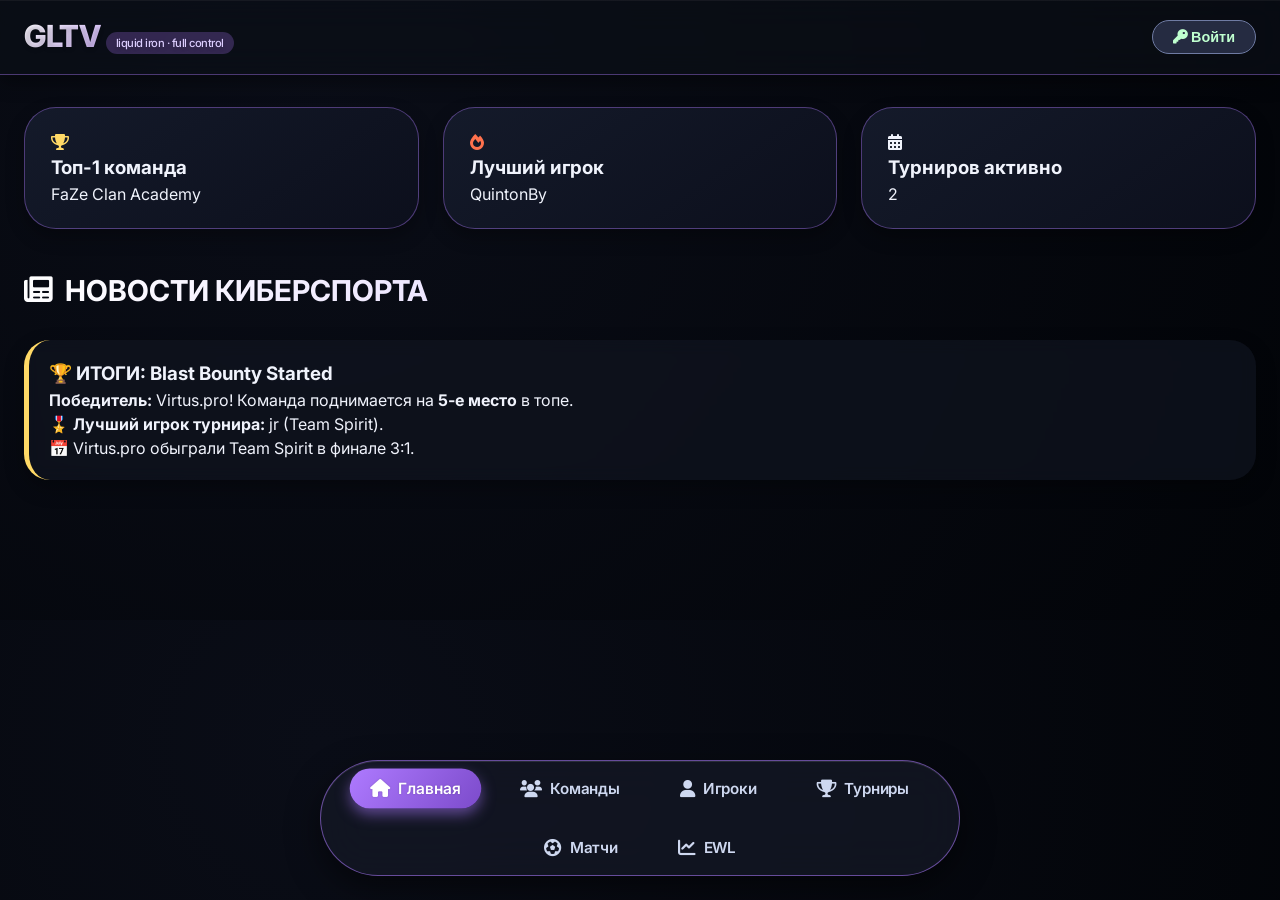
<file: index.html>
<!DOCTYPE html>
<html lang="ru">
<head>
    <meta charset="UTF-8">
    <meta name="viewport" content="width=device-width, initial-scale=1.0, user-scalable=yes">
    <title>GLTV | Liquid Iron Cyber Arena — полная платформа</title>
    <link href="https://fonts.googleapis.com/css2?family=Inter:opsz,wght@14..32,300;14..32,400;14..32,500;14..32,600;14..32,700;14..32,800&display=swap" rel="stylesheet">
    <link rel="stylesheet" href="https://cdnjs.cloudflare.com/ajax/libs/font-awesome/6.0.0-beta3/css/all.min.css">
    <link rel="stylesheet" href="style.css">
</head>
<body>
<div class="glass-header">
    <div class="container">
        <div class="nav-bar">
            <div class="logo"><h1>GLTV <span>liquid iron · full control</span></h1></div>
            <div style="display: flex; gap: 12px; align-items: center;">
                <button id="userLoginBtn" class="login-btn"><i class="fas fa-key"></i> Войти</button>
                <div id="userDisplay" style="display: none;" class="user-info"><span id="userNameSpan"></span> <i class="fas fa-sign-out-alt" id="logoutBtn" style="cursor:pointer;"></i></div>
                <div id="adminSaveBtnWrapper" style="display: none;">
                    <button id="globalSaveBtn" class="login-btn" style="background: #6FCF97; border-color: #6FCF97;"><i class="fas fa-save"></i> Сохранить данные</button>
                </div>
            </div>
        </div>
    </div>
</div>

<main class="container">
    <div id="homePanel" class="panel active-panel">
        <div class="grid-stats">
            <div class="stat-card"><i class="fas fa-trophy" style="color: #FFD966;"></i> <h3>Топ-1 команда</h3><p id="topTeamName">FaZe Clan Academy</p></div>
            <div class="stat-card"><i class="fas fa-fire" style="color: #FF714D;"></i> <h3>Лучший игрок</h3><p id="topPlayerName">QuintonBy</p></div>
            <div class="stat-card"><i class="fas fa-calendar-alt"></i> <h3>Турниров активно</h3><p id="activeTourneys">0</p></div>
        </div>
        <div class="section-title"><i class="fas fa-newspaper"></i> НОВОСТИ КИБЕРСПОРТА</div>
        <div class="tourney-card" style="border-left-color: #FFD966;">
            <h3>🏆 ИТОГИ: Blast Bounty Started</h3>
            <p><strong>Победитель:</strong> Virtus.pro! Команда поднимается на <strong>5-е место</strong> в топе.<br>🎖️ <strong>Лучший игрок турнира:</strong> jr (Team Spirit).<br>📅 Virtus.pro обыграли Team Spirit в финале 3:1.</p>
        </div>
    </div>

    <div id="teamsPanel" class="panel">
        <div class="section-title"><i class="fas fa-users"></i> Рейтинг команд GLTV (ТОП-40)</div>
        <div id="adminTeamActions" style="display: none;"><button id="addTeamBtn" class="add-btn"><i class="fas fa-plus"></i> Добавить команду</button></div>
        <div style="overflow-x: auto;"><table class="data-table" id="teamsTable"><thead><tr><th>#</th><th>Лого</th><th>Команда</th><th>Состав</th><th>Очки</th><th>Δ</th><th>Тренер</th><th>Комментарий</th><th id="teamActionCol" style="display: none;">Действия</th></tr></thead><tbody id="teamsTbody"></tbody></table></div>
    </div>

    <div id="playersPanel" class="panel">
        <div class="section-title"><i class="fas fa-user-astronaut"></i> ТОП-50 игроков</div>
        <div id="adminPlayerActions" style="display: none;"><button id="addPlayerBtn" class="add-btn"><i class="fas fa-plus"></i> Добавить игрока</button></div>
        <div style="overflow-x: auto;"><table class="data-table" id="playersTable"><thead><tr><th>#</th><th>Ник</th><th>Имя</th><th>Страна</th><th>Команда</th><th>Роль</th><th>Цена (₽)</th><th id="playerActionCol" style="display: none;"></th></tr></thead><tbody id="playersTbody"></tbody></table></div>
    </div>

    <div id="tournamentsPanel" class="panel">
        <div class="section-title"><i class="fas fa-trophy"></i> КИБЕРСПОРТИВНЫЕ ТУРНИРЫ</div>
        <div id="adminTourneyActions" style="display: none;"><button id="addTourneyBtn" class="add-btn"><i class="fas fa-plus"></i> Добавить турнир</button></div>
        <div id="tournamentsList"></div>
    </div>

    <div id="matchesPanel" class="panel">
        <div class="section-title"><i class="fas fa-gamepad"></i> LIVE / БЛИЖАЙШИЕ МАТЧИ</div>
        <div id="adminMatchActions" style="display: none;"><button id="addMatchBtn" class="add-btn"><i class="fas fa-plus"></i> Добавить матч</button></div>
        <div id="matchesList"></div>
    </div>

    <div id="ewlPanel" class="panel">
        <div class="section-title"><i class="fas fa-chart-simple"></i> EWL — Элитная лига (ELO рейтинг)</div>
        <p>🏅 Сезон 2026 готовится к старту. Претенденты на топ ELO:</p>
        <table class="ewl-table" style="margin-top:20px;"><thead><tr><th>Позиция</th><th>Игрок</th><th>ELO</th><th>Команда</th></tr></thead><tbody id="ewlTbody"></tbody></table>
    </div>
</main>

<div class="liquid-nav" id="bottomNav">
    <button data-tab="home"><i class="fas fa-home"></i> Главная</button>
    <button data-tab="teams"><i class="fas fa-users"></i> Команды</button>
    <button data-tab="players"><i class="fas fa-user"></i> Игроки</button>
    <button data-tab="tournaments"><i class="fas fa-trophy"></i> Турниры</button>
    <button data-tab="matches"><i class="fas fa-futbol"></i> Матчи</button>
    <button data-tab="ewl"><i class="fas fa-chart-line"></i> EWL</button>
</div>

<div id="modal" class="modal"><div class="modal-content" id="modalContent"></div></div>

<script>
    // ======================= ПОЛНЫЕ ДАННЫЕ =======================
    let teams = [], players = [], tournaments = [], matches = [];
    let isAdmin = false;

    // 40 КОМАНД
    const initialTeams = [
        {rank:1,name:"FaZe Clan Academy",country:"🇪🇺",roster:"QuintonBy, Krevyyyy",points:1005,delta:"+155",coach:"Артём Валерьевич",comment:"Действующий чемпион"},
        {rank:2,name:"Team Spirit",country:"🇷🇺",roster:"jL, L1mo, Nordic",points:985,delta:"+20",coach:"Johnta",comment:"Восходящая звезда"},
        {rank:3,name:"Astralis Talent",country:"🇩🇰",roster:"Thunder, Nordic, b0RUP",points:960,delta:"-10",coach:"MistR",comment:"Опытная датская школа"},
        {rank:4,name:"TYLOO Falcons",country:"🇨🇳",roster:"Dragon, Tiger",points:945,delta:"+115",coach:"GUM",comment:"Азиатский гигант"},
        {rank:5,name:"Virtus.pro",country:"🇷🇺",roster:"QuintonBy, Krevyyyy, Boomer",points:930,delta:"+55",coach:"hooch",comment:"Победители Blast Bounty!"},
        {rank:6,name:"Liquid Rising",country:"🇺🇸",roster:"FlowJr, DashJr, L1mo",points:925,delta:"+130",coach:"vSa",comment:"Североамериканская надежда"},
        {rank:7,name:"NAVI Junior",country:"🇺🇦",roster:"FrostBite, Talon, Phantom",points:915,delta:"-15",coach:"B1ad3",comment:"Молодые таланты"},
        {rank:8,name:"MOUZ NXT",country:"🇩🇪",roster:"Raptor, Adler, Blitz",points:890,delta:"+20",coach:"denis",comment:"Немецкая машина"},
        {rank:9,name:"FURIA Academy",country:"🇧🇷",roster:"Jagua, Venom, Cobra",points:875,delta:"+35",coach:"nak",comment:"Бразильский огонь"},
        {rank:10,name:"G2 Esports",country:"🇪🇺",roster:"Shadow, NeoJr, Apex Jr.",points:870,delta:"-20",coach:"Swani",comment:"Перезагрузка"},
        {rank:11,name:"1win Jrs",country:"🇷🇺",roster:"Spark, Pixels, Vector",points:845,delta:"+30",coach:"S0tF1k",comment:"Тёмная лошадка"},
        {rank:12,name:"KOI Academy",country:"🇪🇸",roster:"Matador, Torero, Blaze",points:825,delta:"+45",coach:"ALEX",comment:"Испанский характер"},
        {rank:13,name:"BetBoom Academy",country:"🇷🇺",roster:"Boomer, Spark, Magnum",points:800,delta:"+40",coach:"hally",comment:"Агрессивный стиль"},
        {rank:14,name:"ENCE Academy",country:"🇫🇮",roster:"Berserk, Frosty, Glacier",points:785,delta:"+55",coach:"sAw",comment:"Финская выдержка"},
        {rank:15,name:"Vitality Bee",country:"🇫🇷",roster:"Ziggy, BoltJr, Apex Jr.",points:770,delta:"+30",coach:"faculty",comment:"Французский шарм"},
        {rank:16,name:"Aurora Academy",country:"🇰🇿",roster:"Steppe, Nomad, Forge",points:755,delta:"+45",coach:"forsyy",comment:"Евразийский драйв"},
        {rank:17,name:"Preasy Esport",country:"🇩🇰",roster:"Viking, Storm, Echo",points:730,delta:"+50",coach:"troels",comment:"Датские викинги"},
        {rank:18,name:"9INE Academy",country:"🇵🇱",roster:"Sword, Shield, Bumblebee",points:710,delta:"+70",coach:"Flashie",comment:"Польская сталь"},
        {rank:19,name:"EF Academy",country:"🇹🇷",roster:"Sultan, Blaze, Rogue",points:690,delta:"+70",coach:"MAJ3R",comment:"Турецкое гостеприимство"},
        {rank:20,name:"Imperial Esports",country:"🇨🇱",roster:"Inca, Maya, Condor",points:675,delta:"+50",coach:"dead",comment:"Южноамериканский дух"},
        {rank:21,name:"fnatic Rising",country:"🇪🇺",roster:"Pulse, Wave, Cipher",points:650,delta:"-130",coach:"Mini",comment:"Кризис идей"},
        {rank:22,name:"M80 Next",country:"🇨🇦",roster:"Maple, Moose, Rift",points:630,delta:"+50",coach:"shutout",comment:"Канадский потенциал"},
        {rank:23,name:"NIP Junior",country:"🇸🇪",roster:"VikingJr, Fjord, Granit",points:615,delta:"+55",coach:"threat",comment:"Шведский порядок"},
        {rank:24,name:"Apeks Rebels BG",country:"🇧🇬",roster:"Fjell, Sky, Oracle",points:600,delta:"+60",coach:"kassad",comment:"Балканский замес"},
        {rank:25,name:"Vertex Academy",country:"🇦🇺",roster:"Roo, Boomerang, Havoc",points:590,delta:"+70",coach:"TOP",comment:"Океанийский вызов"},
        {rank:26,name:"SAW Talent",country:"🇵🇹",roster:"Cork, Port, Shard",points:575,delta:"+75",coach:"roman",comment:"Португальские мореплаватели"},
        {rank:27,name:"Endpoint Academy",country:"🇬🇧",roster:"Byte, Pixel, Cipher",points:560,delta:"+80",coach:"kristou",comment:"Британская точность"},
        {rank:28,name:"Partizan Esports",country:"🇷🇸",roster:"Eagle, Wolf, Glacier",points:545,delta:"+85",coach:"kovač",comment:"Балканский бунт"},
        {rank:29,name:"Budapest Five",country:"🇭🇺",roster:"Danube, Castle, Nyx",points:530,delta:"+110",coach:"fleav",comment:"Венгерская магия"},
        {rank:30,name:"T1 Academy",country:"🇰🇷",roster:"DragonJr, Phoenix, Atlas",points:515,delta:"+115",coach:"bwills",comment:"Корейская дисциплина"},
        {rank:31,name:"SCARZ Academy",country:"🇯🇵",roster:"Ronin, Katana, Samurai",points:500,delta:"+120",coach:"mint",comment:"Японская точность"},
        {rank:32,name:"Twisted Minds",country:"🇸🇦",roster:"Oasis, Mirage, Desert",points:485,delta:"+125",coach:"F1re",comment:"Пустынный ветер"},
        {rank:33,name:"Gods Reign",country:"🇮🇳",roster:"Deva, Rishi, Karma",points:470,delta:"+130",coach:"blaze",comment:"Индийское возрождение"},
        {rank:34,name:"Infinity Esports",country:"🇵🇪",roster:"Condor, IncaJr, Puma",points:455,delta:"+135",coach:"jerry",comment:"Андская мощь"},
        {rank:35,name:"HEET Academy",country:"🇫🇷",roster:"Flame, BoltJr, Mirage",points:440,delta:"+130",coach:"XTQZZZ",comment:"Французский жар"},
        {rank:36,name:"Apeks Rebels NO",country:"🇳🇴",roster:"Ice, Glima, Fjord",points:430,delta:"+125",coach:"jkaem",comment:"Северное сияние"},
        {rank:37,name:"Anubis Gaming",country:"🇲🇦",roster:"Pharaoh, Sphinx, Nile",points:425,delta:"+123",coach:"drizzer",comment:"Египетские боги"},
        {rank:38,name:"9z Academy",country:"🇦🇷",roster:"Gaucho, Pampa, Messi",points:420,delta:"+119",coach:"max",comment:"Аргентинский танец"},
        {rank:39,name:"TYLOO Rising",country:"🇨🇳",roster:"Panda, Bamboo, Jade",points:415,delta:"+115",coach:"king",comment:"Китайский дракон"},
        {rank:40,name:"EC Kyiv",country:"🇺🇦",roster:"Cossack, Dnipro, Talon",points:400,delta:"NEW",coach:"Andi",comment:"Украинское сердце"}
    ];

    // 50 ИГРОКОВ
    const initialPlayers = [
        {rank:1,nick:"QuintonBy",firstName:"Данила",lastName:"Евсеев",country:"🇷🇺",team:"Virtus.pro",role:"Снайпер",price:39400000,stats:{kd:1.45,headshot:62,prize:"$890K"}},
        {rank:2,nick:"Krevyyyy",firstName:"Юрий",lastName:"Долгаев",country:"🇷🇺",team:"Virtus.pro",role:"Support",price:11200000,stats:{kd:1.12,headshot:48,prize:"$450K"}},
        {rank:3,nick:"jL",firstName:"Александр",lastName:"Блоха",country:"🇷🇺",team:"Team Spirit",role:"JR / Снайпер",price:12500000,stats:{kd:1.38,headshot:59,prize:"$610K"}},
        {rank:4,nick:"L1mo",firstName:"Илья",lastName:"Морозов",country:"🇷🇺",team:"Team Spirit",role:"Rifler",price:9800000,stats:{kd:1.22,headshot:55,prize:"$380K"}},
        {rank:5,nick:"FrostBite",firstName:"Максим",lastName:"Кузнецов",country:"🇺🇦",team:"NAVI Junior",role:"Star Player",price:9200000,stats:{kd:1.30,headshot:58,prize:"$290K"}},
        {rank:6,nick:"Blitz",firstName:"Денис",lastName:"Шевченко",country:"🇩🇪",team:"MOUZ NXT",role:"Rifler",price:8700000,stats:{kd:1.18,headshot:52,prize:"$210K"}},
        {rank:7,nick:"Raptor",firstName:"Антон",lastName:"Соколов",country:"🇩🇪",team:"MOUZ NXT",role:"IGL",price:8100000,stats:{kd:1.05,headshot:44,prize:"$195K"}},
        {rank:8,nick:"Jagua",firstName:"Ренато",lastName:"Сильва",country:"🇧🇷",team:"FURIA Academy",role:"Entry",price:7700000,stats:{kd:1.15,headshot:60,prize:"$175K"}},
        {rank:9,nick:"NeoJr",firstName:"Лукас",lastName:"Шмидт",country:"🇩🇪",team:"G2 Esports",role:"Rifler",price:7300000,stats:{kd:1.09,headshot:49,prize:"$150K"}},
        {rank:10,nick:"Nordic",firstName:"Магнус",lastName:"Йенсен",country:"🇩🇰",team:"Astralis Talent",role:"IGL",price:6900000,stats:{kd:1.02,headshot:41,prize:"$130K"}},
        {rank:11,nick:"Dragon",firstName:"Вэй",lastName:"Лю",country:"🇨🇳",team:"TYLOO Falcons",role:"Star",price:8500000,stats:{kd:1.28,headshot:56,prize:"$340K"}},
        {rank:12,nick:"Thunder",firstName:"Эмиль",lastName:"Кристенсен",country:"🇩🇰",team:"Astralis Talent",role:"AWPer",price:6700000,stats:{kd:1.20,headshot:53,prize:"$200K"}},
        {rank:13,nick:"Venom",firstName:"Педро",lastName:"Оливейра",country:"🇧🇷",team:"FURIA Academy",role:"Rifler",price:6400000,stats:{kd:1.11,headshot:50,prize:"$160K"}},
        {rank:14,nick:"Shadow",firstName:"Тим",lastName:"Хоффман",country:"🇩🇪",team:"G2 Esports",role:"Support",price:6100000,stats:{kd:0.98,headshot:37,prize:"$120K"}},
        {rank:15,nick:"FlowJr",firstName:"Джейкоб",lastName:"Уайт",country:"🇺🇸",team:"Liquid Rising",role:"Rifler",price:7800000,stats:{kd:1.24,headshot:54,prize:"$260K"}},
        {rank:16,nick:"Berserk",firstName:"Ээро",lastName:"Мякинен",country:"🇫🇮",team:"ENCE Academy",role:"Rifler",price:5900000,stats:{kd:1.08,headshot:47,prize:"$140K"}},
        {rank:17,nick:"Steppe",firstName:"Даурен",lastName:"Куаныш",country:"🇰🇿",team:"Aurora Academy",role:"Star",price:7200000,stats:{kd:1.25,headshot:57,prize:"$230K"}},
        {rank:18,nick:"Torero",firstName:"Карлос",lastName:"Гарсия",country:"🇪🇸",team:"KOI Academy",role:"Support",price:5600000,stats:{kd:0.95,headshot:35,prize:"$90K"}},
        {rank:19,nick:"Boomer",firstName:"Иван",lastName:"Федоров",country:"🇷🇺",team:"BetBoom Academy",role:"Rifler",price:6800000,stats:{kd:1.14,headshot:51,prize:"$180K"}},
        {rank:20,nick:"Viking",firstName:"Мартин",lastName:"Ларсен",country:"🇩🇰",team:"Preasy Esport",role:"Rifler",price:6200000,stats:{kd:1.10,headshot:48,prize:"$155K"}},
        {rank:21,nick:"DashJr",firstName:"Майкл",lastName:"Джонсон",country:"🇺🇸",team:"Liquid Rising",role:"AWPer",price:7500000,stats:{kd:1.21,headshot:55,prize:"$240K"}},
        {rank:22,nick:"BoltJr",firstName:"Томас",lastName:"Дюбуа",country:"🇫🇷",team:"Vitality Bee",role:"Rifler",price:5800000,stats:{kd:1.06,headshot:46,prize:"$110K"}},
        {rank:23,nick:"Storm",firstName:"Андерс",lastName:"Нильсен",country:"🇩🇰",team:"Preasy Esport",role:"AWPer",price:6000000,stats:{kd:1.17,headshot:52,prize:"$145K"}},
        {rank:24,nick:"Frosty",firstName:"Матти",lastName:"Виртанен",country:"🇫🇮",team:"ENCE Academy",role:"IGL",price:5400000,stats:{kd:0.99,headshot:40,prize:"$85K"}},
        {rank:25,nick:"Spark",firstName:"Артем",lastName:"Григорьев",country:"🇷🇺",team:"BetBoom Academy",role:"Rifler",price:6300000,stats:{kd:1.12,headshot:50,prize:"$170K"}},
        {rank:26,nick:"Nomad",firstName:"Алихан",lastName:"Смагулов",country:"🇰🇿",team:"Aurora Academy",role:"Rifler",price:5500000,stats:{kd:1.03,headshot:45,prize:"$105K"}},
        {rank:27,nick:"Atlas",firstName:"Глеб",lastName:"Воробьев",country:"🇷🇺",team:"Cloud9 Crimson",role:"Rifler",price:5900000,stats:{kd:1.07,headshot:47,prize:"$125K"}},
        {rank:28,nick:"Rogue",firstName:"Никола",lastName:"Петрович",country:"🇷🇸",team:"Eternal Fire",role:"Entry",price:6100000,stats:{kd:1.13,headshot:53,prize:"$140K"}},
        {rank:29,nick:"Cipher",firstName:"Оливер",lastName:"Смит",country:"🇬🇧",team:"fnatic Rising",role:"IGL",price:5700000,stats:{kd:1.00,headshot:39,prize:"$95K"}},
        {rank:30,nick:"Mirage",firstName:"Жан",lastName:"Моро",country:"🇫🇷",team:"Vitality Bee",role:"AWPer",price:6500000,stats:{kd:1.18,headshot:54,prize:"$190K"}},
        {rank:31,nick:"Granit",firstName:"Эрик",lastName:"Лунд",country:"🇸🇪",team:"NIP Junior",role:"Anchor",price:5300000,stats:{kd:0.97,headshot:38,prize:"$75K"}},
        {rank:32,nick:"Bumblebee",firstName:"Якуб",lastName:"Новак",country:"🇵🇱",team:"9INE Academy",role:"Rifler",price:5200000,stats:{kd:1.01,headshot:42,prize:"$70K"}},
        {rank:33,nick:"Oracle",firstName:"Иван",lastName:"Иванов",country:"🇧🇬",team:"Monte",role:"IGL",price:5600000,stats:{kd:1.04,headshot:44,prize:"$100K"}},
        {rank:34,nick:"Havoc",firstName:"Лахлан",lastName:"Макгрегор",country:"🇦🇺",team:"Grayhound",role:"Star",price:6800000,stats:{kd:1.19,headshot:56,prize:"$210K"}},
        {rank:35,nick:"Pixels",firstName:"Алексей",lastName:"Смирнов",country:"🇷🇺",team:"1WIN",role:"Rifler",price:6000000,stats:{kd:1.08,headshot:49,prize:"$130K"}},
        {rank:36,nick:"Talon",firstName:"Олег",lastName:"Кравчук",country:"🇺🇦",team:"NAVI Junior",role:"Lurker",price:6400000,stats:{kd:1.11,headshot:51,prize:"$160K"}},
        {rank:37,nick:"Echo",firstName:"Маркус",lastName:"Линдгрен",country:"🇩🇰",team:"Copenhagen Flames",role:"Support",price:5100000,stats:{kd:0.96,headshot:36,prize:"$60K"}},
        {rank:38,nick:"Rift",firstName:"Ноа",lastName:"Трембле",country:"🇨🇦",team:"EG Black",role:"AWPer",price:6200000,stats:{kd:1.15,headshot:53,prize:"$170K"}},
        {rank:39,nick:"Blaze",firstName:"Мехмет",lastName:"Демир",country:"🇹🇷",team:"Eternal Fire",role:"Entry",price:5800000,stats:{kd:1.09,headshot:50,prize:"$120K"}},
        {rank:40,nick:"Glacier",firstName:"Сандер",lastName:"Ли",country:"🇳🇴",team:"Apeks",role:"IGL",price:5500000,stats:{kd:1.02,headshot:41,prize:"$90K"}},
        {rank:41,nick:"Cobra",firstName:"Лукас",lastName:"Феррейра",country:"🇧🇷",team:"Imperial",role:"Clutch",price:6300000,stats:{kd:1.14,headshot:52,prize:"$155K"}},
        {rank:42,nick:"Forge",firstName:"Тревор",lastName:"Миллер",country:"🇺🇸",team:"Complexity",role:"Rifler",price:5900000,stats:{kd:1.05,headshot:46,prize:"$110K"}},
        {rank:43,nick:"Apex Jr.",firstName:"Клеман",lastName:"Руссо",country:"🇫🇷",team:"LDLC OL",role:"IGL",price:5700000,stats:{kd:0.99,headshot:40,prize:"$95K"}},
        {rank:44,nick:"Shard",firstName:"Арнис",lastName:"Берзиньш",country:"🇱🇻",team:"SAW",role:"Rifler",price:5400000,stats:{kd:1.00,headshot:43,prize:"$80K"}},
        {rank:45,nick:"Vector",firstName:"Дмитрий",lastName:"Павлов",country:"🇷🇺",team:"K18",role:"Entry",price:6100000,stats:{kd:1.10,headshot:48,prize:"$135K"}},
        {rank:46,nick:"Nyx",firstName:"Георгиос",lastName:"Пападопулос",country:"🇬🇷",team:"PERA",role:"Lurker",price:5200000,stats:{kd:1.01,headshot:42,prize:"$65K"}},
        {rank:47,nick:"Phantom",firstName:"Артем",lastName:"Коваленко",country:"🇺🇦",team:"NAVI Junior",role:"AWPer",price:7000000,stats:{kd:1.22,headshot:55,prize:"$220K"}},
        {rank:48,nick:"Matador",firstName:"Диего",lastName:"Лопес",country:"🇪🇸",team:"KOI Academy",role:"Rifler",price:5600000,stats:{kd:1.07,headshot:47,prize:"$105K"}},
        {rank:49,nick:"Ziggy",firstName:"Люк",lastName:"Мартин",country:"🇫🇷",team:"Vitality Bee",role:"Rifler",price:5900000,stats:{kd:1.09,headshot:49,prize:"$125K"}},
        {rank:50,nick:"Pulse",firstName:"Сэм",lastName:"Браун",country:"🇬🇧",team:"fnatic Rising",role:"Entry",price:5300000,stats:{kd:1.03,headshot:44,prize:"$80K"}}
    ];

    const initTournaments = [
        {id:"t1",name:"IEM Katowice 2026",prize:"$1,000,000",date:"10-20 марта",location:"Katowice", groups:["Группа A: FaZe, Spirit, VP","Группа B: NAVI, G2, Mouz"], playoffs:"Финал: Spirit 3:2 FaZe", status:"active"},
        {id:"t2",name:"PGL Major Copenhagen",prize:"$1,250,000",date:"18-30 мая",location:"Copenhagen", groups:["Группа Alpha: VP, Liquid","Группа Beta: Furia, Astralis Talent"], playoffs:"Ожидается", status:"active"},
        {id:"t3",name:"Blast Bounty Started",prize:"$500,000",date:"10-20 апреля",location:"Лондон", groups:["Группа X: VP, Spirit, NAVI Jr"], playoffs:"Чемпион: Virtus.pro (3:1)", status:"completed"}
    ];
    const initMatches = [
        {id:"m1",teamA:"FaZe Academy",teamB:"Team Spirit",score:"2:1",tournament:"IEM Katowice",status:"Завершен"},
        {id:"m2",teamA:"NAVI Junior",teamB:"Virtus.pro",score:"0:0",tournament:"Major Qual",status:"Сегодня 18:00"}
    ];

    function loadData() {
        const storedTeams = localStorage.getItem("gltv_teams");
        const storedPlayers = localStorage.getItem("gltv_players");
        const storedTourneys = localStorage.getItem("gltv_tournaments");
        const storedMatches = localStorage.getItem("gltv_matches");
        teams = (storedTeams && JSON.parse(storedTeams).length) ? JSON.parse(storedTeams) : JSON.parse(JSON.stringify(initialTeams));
        players = (storedPlayers && JSON.parse(storedPlayers).length) ? JSON.parse(storedPlayers) : JSON.parse(JSON.stringify(initialPlayers));
        tournaments = (storedTourneys && JSON.parse(storedTourneys).length) ? JSON.parse(storedTourneys) : JSON.parse(JSON.stringify(initTournaments));
        matches = (storedMatches && JSON.parse(storedMatches).length) ? JSON.parse(storedMatches) : JSON.parse(JSON.stringify(initMatches));
        renderAll();
        updateAdminUI();
    }
    
    function saveAll() {
        localStorage.setItem("gltv_teams", JSON.stringify(teams));
        localStorage.setItem("gltv_players", JSON.stringify(players));
        localStorage.setItem("gltv_tournaments", JSON.stringify(tournaments));
        localStorage.setItem("gltv_matches", JSON.stringify(matches));
        renderAll();
    }
    
    function updateAdminUI() {
        const show = isAdmin;
        const adminTeamDiv = document.getElementById("adminTeamActions");
        const adminPlayerDiv = document.getElementById("adminPlayerActions");
        const adminTourneyDiv = document.getElementById("adminTourneyActions");
        const adminMatchDiv = document.getElementById("adminMatchActions");
        const saveBtnWrapper = document.getElementById("adminSaveBtnWrapper");
        if(adminTeamDiv) adminTeamDiv.style.display = show ? "block" : "none";
        if(adminPlayerDiv) adminPlayerDiv.style.display = show ? "block" : "none";
        if(adminTourneyDiv) adminTourneyDiv.style.display = show ? "block" : "none";
        if(adminMatchDiv) adminMatchDiv.style.display = show ? "block" : "none";
        if(saveBtnWrapper) saveBtnWrapper.style.display = show ? "flex" : "none";
        const teamActionCol = document.getElementById("teamActionCol");
        const playerActionCol = document.getElementById("playerActionCol");
        if(teamActionCol) teamActionCol.style.display = show ? "table-cell" : "none";
        if(playerActionCol) playerActionCol.style.display = show ? "table-cell" : "none";
    }
    
    function renderAll() { renderTeams(); renderPlayers(); renderTournaments(); renderMatches(); updateHomeStats(); renderEwlTop(); }
    function updateHomeStats() { document.getElementById("topTeamName").innerText = teams[0]?.name || "GLTV"; document.getElementById("topPlayerName").innerText = players[0]?.nick || "Player"; document.getElementById("activeTourneys").innerText = tournaments.filter(t=>t.status==="active").length; }
    function getTeamLogo(name) { return `<div class="team-logo">${name.charAt(0)}</div>`; }

    function renderTeams() { let html=""; teams.forEach((t,idx)=>{ html+=`<tr onclick="showTeamDetails(${idx})"><td>${t.rank}</td><td>${getTeamLogo(t.name)}</td><td>${t.country} ${t.name}</td><td>${t.roster}</td><td>${t.points}</td><td class="${t.delta.includes('+')?'delta-up':t.delta.includes('-')?'delta-down':''}">${t.delta}</td><td>${t.coach}</td><td>${t.comment}</td>${isAdmin?`<td class="action-icons" onclick="event.stopPropagation()"><i class="fas fa-edit" onclick="editTeam(${idx})"></i><i class="fas fa-trash-alt" onclick="deleteTeam(${idx})"></i></td>`:``}</tr>`; }); document.getElementById("teamsTbody").innerHTML=html; }
    function renderPlayers() { let html=""; players.forEach((p,idx)=>{ html+=`<tr onclick="showPlayerDetails(${idx})"><td>${p.rank}</td><td><strong>${p.nick}</strong></td><td>${p.firstName} ${p.lastName}</td><td>${p.country}</td><td>${p.team}</td><td>${p.role}</td><td class="price-rub">${p.price.toLocaleString()} ₽</td>${isAdmin?`<td class="action-icons" onclick="event.stopPropagation()"><i class="fas fa-edit" onclick="editPlayer(${idx})"></i><i class="fas fa-trash-alt" onclick="deletePlayer(${idx})"></i></td>`:``}</tr>`; }); document.getElementById("playersTbody").innerHTML=html; }
    function renderTournaments() { let html=`<div style="display:flex;flex-direction:column;gap:18px;">`; tournaments.forEach((t,i)=>{ let statusClass = t.status === "active" ? "status-active" : "status-completed"; let statusText = t.status === "active" ? "🟢 Действующий" : "🔴 Завершён"; html+=`<div class="tourney-card" onclick="showTournamentDetails(${i})"><div style="display:flex;justify-content:space-between;"><span><i class="fas fa-trophy"></i> <strong>${t.name}</strong> <span class="status-badge ${statusClass}">${statusText}</span></span>${isAdmin?`<div class="action-icons" onclick="event.stopPropagation()"><i class="fas fa-edit" onclick="editTourney(${i})"></i><i class="fas fa-trash-alt" onclick="deleteTourney(${i})"></i></div>`:``}</div><div>💰 ${t.prize} | 📅 ${t.date} | 📍 ${t.location}</div></div>`; }); html+=`</div>`; document.getElementById("tournamentsList").innerHTML=html; }
    function renderMatches() { let html=`<div style="display:flex;flex-direction:column;gap:18px;">`; matches.forEach((m,i)=>{ html+=`<div class="match-card" onclick="showMatchDetails(${i})"><div style="display:flex;justify-content:space-between;"><span><i class="fas fa-gamepad"></i> ${m.teamA} vs ${m.teamB} | ${m.score} | 🏆 ${m.tournament} | ${m.status}</span>${isAdmin?`<div class="action-icons" onclick="event.stopPropagation()"><i class="fas fa-edit" onclick="editMatch(${i})"></i><i class="fas fa-trash-alt" onclick="deleteMatch(${i})"></i></div>`:``}</div></div>`; }); html+=`</div>`; document.getElementById("matchesList").innerHTML=html; }
    function renderEwlTop() { const ewlPlayers = [{pos:1,name:"Krevyyyy",team:"Virtus.pro",elo:"—"},{pos:2,name:"QuintonBy",team:"Virtus.pro",elo:"—"},{pos:3,name:"jL",team:"Team Spirit",elo:"—"},{pos:4,name:"L1mo",team:"Liquid",elo:"—"},{pos:5,name:"FrostBite",team:"NAVI Jr",elo:"—"}]; let html=""; ewlPlayers.forEach(p=>{ html+=`<tr><td>${p.pos}</td><td>${p.name}</td><td>${p.elo}</td><td>${p.team}</td></tr>`; }); document.getElementById("ewlTbody").innerHTML=html; }

    window.showTeamDetails = (idx) => { let t=teams[idx]; let rosterList = t.roster.split(',').map(n=>n.trim()); let playersHtml = `<div class="team-players-list">`; rosterList.forEach(nick => { let player = players.find(p => p.nick === nick); if(player){ let playerIdx = players.findIndex(p=>p.nick===nick); playersHtml += `<div class="team-player-chip" onclick="showPlayerDetails(${playerIdx}); event.stopPropagation();">⭐ ${player.nick} (${player.firstName} ${player.lastName})</div>`; } else { playersHtml += `<div class="team-player-chip">⚡ ${nick}</div>`; } }); playersHtml += `</div>`; showTextModal(`🏆 ${t.name}`, `<div class="team-logo-big">${getTeamLogo(t.name)} ${t.country} ${t.name}</div><p><strong>Тренер:</strong> ${t.coach}</p><p><strong>Очки:</strong> ${t.points} | Δ ${t.delta}</p><p><strong>Комментарий:</strong> ${t.comment}</p><strong>📋 Состав (нажми на игрока):</strong> ${playersHtml}`, false); };
    window.showPlayerDetails = (idx) => { let p=players[idx]; let stats = p.stats || {kd:1.00,headshot:50,prize:"$0"}; let statsHtml = `<div class="player-card-stats"><div class="stat-badge"><i class="fas fa-crosshairs"></i> K/D: ${stats.kd}</div><div class="stat-badge"><i class="fas fa-bullseye"></i> HS%: ${stats.headshot}%</div><div class="stat-badge"><i class="fas fa-trophy"></i> Призовые: ${stats.prize}</div></div>`; let extraBtn = ""; if(p.rank === 37 && isAdmin) extraBtn = `<div style="margin-top:20px;"><button id="secretSaveBtn" style="background:#AE7AFF; border:none; padding:10px 20px; border-radius:40px; font-weight:bold; cursor:pointer;"><i class="fas fa-save"></i> Сохранить данные</button></div>`; let teamObj = teams.find(t => t.name === p.team); let teamLogoHtml = teamObj ? `<div class="team-logo-big">${getTeamLogo(teamObj.name)} ${teamObj.country} ${teamObj.name}</div>` : `<div class="team-logo-big">🏷️ ${p.team}</div>`; showTextModal(`⭐ ${p.nick}`, `<div style="display:flex; align-items:center; gap:16px; flex-wrap:wrap; margin-bottom:16px;">${teamLogoHtml}<div><h2>${p.firstName} ${p.lastName}</h2><p>@${p.nick}</p></div></div><hr><p><strong>Страна:</strong> ${p.country}</p><p><strong>Роль:</strong> ${p.role}</p><p><strong>💰 Цена:</strong> <span class="price-rub">${p.price.toLocaleString()} ₽</span></p>${statsHtml}${extraBtn}`, false); if(p.rank===37 && isAdmin) setTimeout(()=>{ let btn=document.getElementById("secretSaveBtn"); if(btn) btn.onclick=()=>saveAll(); },100); };
    window.showTournamentDetails = (idx) => { let t=tournaments[idx]; let groupsHtml = `<div><strong>📋 ГРУППЫ:</strong><ul>` + (t.groups?.map(g=>`<li>${g}</li>`).join('') || '<li>—</li>') + `</ul><strong>🏆 ПЛЕЙ-ОФФ:</strong> ${t.playoffs || "Не определено"}</div>`; showTextModal(`🏟️ ${t.name}  |  ${t.status === "active" ? "В ПРОЦЕССЕ" : "ЗАВЕРШЕН"}`, `${groupsHtml}<br>💰 Приз: ${t.prize}<br>📍 Локация: ${t.location}<br>📅 Даты: ${t.date}`, false); };
    window.showMatchDetails = (idx) => { let m=matches[idx]; showTextModal(`⚔️ ${m.teamA} vs ${m.teamB}`, `<strong>Счёт:</strong> ${m.score}<br><strong>Турнир:</strong> ${m.tournament}<br><strong>Статус:</strong> ${m.status}`, false); };

    function showModalWithCallback(title, fields, callback) { let html=`<h3>${title}</h3>`; let ids=[]; fields.forEach((f,i)=>{ let id=`field_${i}`; ids.push(id); if(f.type==="textarea") html+=`<textarea id="${id}" placeholder="${f.label}" rows="3">${String(f.val).replace(/"/g,'&quot;')}</textarea>`; else if(f.type==="select"){ html+=`<select id="${id}">`+f.options.map(opt=>`<option value="${opt.val}" ${f.val===opt.val?"selected":""}>${opt.text}</option>`).join('')+`</select>`; } else html+=`<input id="${id}" type="text" placeholder="${f.label}" value="${String(f.val).replace(/"/g,'&quot;')}">`; }); html+=`<div class="modal-buttons"><button id="modalSave">Сохранить</button><button id="modalClose">Отмена</button></div>`; document.getElementById("modalContent").innerHTML=html; let modal=document.getElementById("modal"); modal.style.display="flex"; document.getElementById("modalClose").onclick=()=>modal.style.display="none"; document.getElementById("modalSave").onclick=()=>{ let values=ids.map(id=>document.getElementById(id).value); callback(values); modal.style.display="none"; }; }
    function showTextModal(title, content) { let modal=document.getElementById("modal"); document.getElementById("modalContent").innerHTML=`<h3>${title}</h3><div style="margin:16px 0;">${content}</div><div class="modal-buttons"><button id="modalClose">Закрыть</button></div>`; modal.style.display="flex"; document.getElementById("modalClose").onclick=()=>modal.style.display="none"; }
    
    window.editTeam=(idx)=>{ let t=teams[idx]; showModalWithCallback("Редактировать команду",[{label:"Название",val:t.name},{label:"Состав",val:t.roster},{label:"Очки",val:t.points},{label:"Дельта",val:t.delta},{label:"Тренер",val:t.coach},{label:"Комментарий",val:t.comment}],(vals)=>{ t.name=vals[0]; t.roster=vals[1]; t.points=parseInt(vals[2]); t.delta=vals[3]; t.coach=vals[4]; t.comment=vals[5]; saveAll();});};
    window.deleteTeam=(i)=>{ if(confirm("Удалить команду?")){ teams.splice(i,1); teams.forEach((t,idx)=>t.rank=idx+1); saveAll(); } };
    window.editPlayer=(idx)=>{ let p=players[idx]; showModalWithCallback("Редактировать игрока",[{label:"Ник",val:p.nick},{label:"Имя",val:p.firstName},{label:"Фамилия",val:p.lastName},{label:"Страна",val:p.country},{label:"Команда",val:p.team},{label:"Роль",val:p.role},{label:"Цена (₽)",val:p.price}],(vals)=>{ p.nick=vals[0];p.firstName=vals[1];p.lastName=vals[2];p.country=vals[3];p.team=vals[4];p.role=vals[5];p.price=parseInt(vals[6]); saveAll();});};
    window.deletePlayer=(i)=>{ players.splice(i,1); players.forEach((p,idx)=>p.rank=idx+1); saveAll(); };
    window.editTourney=(i)=>{ let t=tournaments[i]; showModalWithCallback("Редактировать турнир",[{label:"Название",val:t.name},{label:"Приз",val:t.prize},{label:"Дата",val:t.date},{label:"Локация",val:t.location},{label:"Группы (каждая с новой строки)",val:t.groups?.join("\n")||"", type:"textarea"},{label:"Плей-офф",val:t.playoffs||"", type:"textarea"},{label:"Статус",val:t.status, type:"select", options:[{val:"active",text:"Действующий"},{val:"completed",text:"Завершённый"}]}],(vals)=>{ t.name=vals[0]; t.prize=vals[1]; t.date=vals[2]; t.location=vals[3]; t.groups=vals[4].split("\n").filter(l=>l.trim()); t.playoffs=vals[5]; t.status=vals[6]; saveAll();});};
    window.deleteTourney=(i)=>{ if(confirm("Удалить турнир?")){ tournaments.splice(i,1); saveAll(); } };
    window.editMatch=(i)=>{ let m=matches[i]; showModalWithCallback("Редактировать матч",[{label:"Команда A",val:m.teamA},{label:"Команда B",val:m.teamB},{label:"Счёт",val:m.score},{label:"Турнир",val:m.tournament},{label:"Статус",val:m.status}],(vals)=>{ m.teamA=vals[0]; m.teamB=vals[1]; m.score=vals[2]; m.tournament=vals[3]; m.status=vals[4]; saveAll();});};
    window.deleteMatch=(i)=>{ if(confirm("Удалить матч?")){ matches.splice(i,1); saveAll(); } };
    
    document.getElementById("userLoginBtn").onclick = () => { let login = prompt("Логин (admin)"); let pwd = prompt("Пароль (navipro)"); if(login === "admin" && pwd === "navipro") { isAdmin=true; updateAdminUI(); renderAll(); document.getElementById("userLoginBtn").style.display="none"; document.getElementById("userDisplay").style.display="flex"; document.getElementById("userNameSpan").innerText = "admin"; } else alert("Доступ только для администратора"); };
    document.getElementById("logoutBtn")?.addEventListener("click",()=>{ isAdmin=false; updateAdminUI(); document.getElementById("userLoginBtn").style.display="inline-block"; document.getElementById("userDisplay").style.display="none"; renderAll(); });
    document.getElementById("addTeamBtn")?.addEventListener("click",()=>{ showModalWithCallback("Новая команда",[{label:"Название",val:""},{label:"Состав",val:""},{label:"Очки",val:"0"},{label:"Дельта",val:"new"},{label:"Тренер",val:""},{label:"Комментарий",val:""}],(vals)=>{ teams.push({rank:teams.length+1,name:vals[0],country:"🌍",roster:vals[1],points:parseInt(vals[2]),delta:vals[3],coach:vals[4],comment:vals[5]}); saveAll();}); });
    document.getElementById("addPlayerBtn")?.addEventListener("click",()=>{ showModalWithCallback("Новый игрок",[{label:"Ник",val:""},{label:"Имя",val:""},{label:"Фамилия",val:""},{label:"Страна",val:""},{label:"Команда",val:""},{label:"Роль",val:""},{label:"Цена (₽)",val:"0"}],(vals)=>{ players.push({rank:players.length+1,nick:vals[0],firstName:vals[1],lastName:vals[2],country:vals[3],team:vals[4],role:vals[5],price:parseInt(vals[6]),stats:{kd:1.0,headshot:50,prize:"$0"}}); saveAll();}); });
    document.getElementById("addTourneyBtn")?.addEventListener("click",()=>{ tournaments.push({id:"t"+Date.now(),name:"Новый турнир",prize:"$100,000",date:"TBD",location:"Unknown",groups:[],playoffs:"", status:"active"}); editTourney(tournaments.length-1); });
    document.getElementById("addMatchBtn")?.addEventListener("click",()=>{ showModalWithCallback("Новый матч",[{label:"Команда A",val:""},{label:"Команда B",val:""},{label:"Счёт",val:"0:0"},{label:"Турнир",val:""},{label:"Статус",val:"Запланирован"}],(vals)=>{ matches.push({id:"m"+Date.now(),teamA:vals[0],teamB:vals[1],score:vals[2],tournament:vals[3],status:vals[4]}); saveAll();}); });
    document.getElementById("globalSaveBtn")?.addEventListener("click", () => { saveAll(); });
    
    const panelsMap = { home:"homePanel", teams:"teamsPanel", players:"playersPanel", tournaments:"tournamentsPanel", matches:"matchesPanel", ewl:"ewlPanel" };
    const bottomBtns = document.querySelectorAll("#bottomNav button");
    function switchTab(tabId) { for(let p in panelsMap) document.getElementById(panelsMap[p]).classList.remove("active-panel"); document.getElementById(panelsMap[tabId]).classList.add("active-panel"); bottomBtns.forEach(btn=>btn.classList.remove("active")); document.querySelector(`#bottomNav button[data-tab="${tabId}"]`).classList.add("active"); }
    bottomBtns.forEach(btn=>{ btn.addEventListener("click",()=>{ switchTab(btn.dataset.tab); }); });
    loadData();
    switchTab("home");
</script>
</body>
</html>
</file>
<file: style.css>
* {
    margin: 0;
    padding: 0;
    box-sizing: border-box;
}

body {
    font-family: 'Inter', sans-serif;
    background: radial-gradient(circle at 25% 20%, #0A0D17, #020408);
    color: #F0F3FC;
    line-height: 1.5;
    padding-bottom: 90px;
}

.glass-header {
    background: rgba(12, 16, 24, 0.65);
    backdrop-filter: blur(16px);
    border-bottom: 1px solid rgba(174, 122, 255, 0.4);
    box-shadow: 0 6px 18px rgba(0, 0, 0, 0.4), inset 0 1px 0 rgba(255, 255, 255, 0.05);
    position: sticky;
    top: 0;
    z-index: 90;
}

.liquid-nav {
    position: fixed;
    bottom: 24px;
    left: 50%;
    transform: translateX(-50%);
    background: rgba(20, 24, 38, 0.75);
    backdrop-filter: blur(24px);
    border-radius: 60px;
    padding: 8px 28px;
    display: flex;
    gap: 20px;
    flex-wrap: wrap;
    justify-content: center;
    border: 1px solid rgba(174, 122, 255, 0.55);
    box-shadow: 0 12px 32px rgba(0, 0, 0, 0.5), inset 0 1px 0 rgba(255, 255, 255, 0.1);
    z-index: 200;
    transition: all 0.3s ease;
}

.liquid-nav button {
    background: transparent;
    border: none;
    font-size: 0.95rem;
    font-weight: 600;
    padding: 10px 20px;
    cursor: pointer;
    color: #CED8F0;
    transition: 0.25s ease;
    font-family: inherit;
    border-radius: 40px;
    display: inline-flex;
    align-items: center;
    gap: 8px;
    letter-spacing: -0.2px;
}

.liquid-nav button i {
    font-size: 1.1rem;
}

.liquid-nav button.active {
    background: linear-gradient(125deg, #AE7AFF, #7C4BCB);
    color: white;
    box-shadow: 0 6px 14px rgba(174, 122, 255, 0.5);
    text-shadow: 0 0 2px rgba(0,0,0,0.2);
    transform: scale(1.02);
}

.liquid-nav button:hover:not(.active) {
    background: rgba(174, 122, 255, 0.25);
    color: white;
    transform: translateY(-3px);
}

::-webkit-scrollbar {
    width: 5px;
    height: 5px;
}
::-webkit-scrollbar-track {
    background: #151B28;
}
::-webkit-scrollbar-thumb {
    background: #AE7AFF;
    border-radius: 8px;
}

.container {
    max-width: 1400px;
    margin: 0 auto;
    padding: 0 24px;
}

.nav-bar {
    display: flex;
    align-items: center;
    justify-content: space-between;
    flex-wrap: wrap;
    padding: 14px 0;
    gap: 12px;
}

.logo h1 {
    font-size: 1.9rem;
    font-weight: 800;
    background: linear-gradient(135deg, #FFFFFF, #D2B4FF, #AE7AFF);
    -webkit-background-clip: text;
    background-clip: text;
    color: transparent;
    letter-spacing: -0.5px;
    text-shadow: 0 2px 4px rgba(0,0,0,0.2);
}

.logo span {
    font-size: 0.7rem;
    background: rgba(174, 122, 255, 0.25);
    padding: 4px 10px;
    border-radius: 40px;
    font-weight: 500;
    color: #DCCEFF;
    backdrop-filter: blur(2px);
}

.login-btn {
    background: rgba(46, 52, 78, 0.8);
    border: 1px solid #6F7BA3;
    padding: 8px 20px;
    border-radius: 40px;
    font-weight: 600;
    cursor: pointer;
    transition: 0.25s;
    font-size: 0.9rem;
    color: #BFFFCF;
}

.login-btn:hover {
    background: #6FCF97;
    color: #0A0C12;
    border-color: #6FCF97;
    transform: scale(1.02);
}

.user-info {
    background: #1E2338;
    padding: 6px 14px;
    border-radius: 40px;
    font-size: 0.8rem;
    display: flex;
    align-items: center;
    gap: 10px;
    backdrop-filter: blur(4px);
}

.panel {
    display: none;
    animation: fadeSlide 0.4s cubic-bezier(0.2, 0.9, 0.4, 1.1);
    padding: 32px 0;
}

.panel.active-panel {
    display: block;
}

@keyframes fadeSlide {
    from {
        opacity: 0;
        transform: translateY(18px);
    }
    to {
        opacity: 1;
        transform: translateY(0);
    }
}

.section-title {
    font-size: 1.8rem;
    font-weight: 700;
    margin-bottom: 28px;
    display: flex;
    align-items: center;
    gap: 12px;
    background: linear-gradient(120deg, #FFFFFF, #CAB5FF);
    -webkit-background-clip: text;
    background-clip: text;
    color: transparent;
}

.data-table {
    width: 100%;
    border-collapse: collapse;
    background: rgba(15, 18, 28, 0.7);
    backdrop-filter: blur(4px);
    border-radius: 28px;
    overflow: hidden;
    box-shadow: 0 16px 32px rgba(0, 0, 0, 0.45);
    border: 1px solid rgba(174, 122, 255, 0.25);
}

.data-table th {
    text-align: left;
    padding: 16px 18px;
    background: rgba(26, 30, 48, 0.95);
    font-weight: 600;
    color: #E0E8FF;
}

.data-table td {
    padding: 14px 18px;
    border-bottom: 1px solid #2A2F44;
    vertical-align: middle;
    cursor: pointer;
    transition: background 0.2s;
}

.data-table tr:hover td {
    background: rgba(174, 122, 255, 0.1);
}

.team-logo {
    display: inline-block;
    width: 36px;
    height: 36px;
    background: linear-gradient(145deg, #2C314B, #1A1E32);
    border-radius: 50%;
    text-align: center;
    line-height: 36px;
    font-weight: bold;
    color: #C7AAFF;
    margin-right: 8px;
    box-shadow: 0 3px 8px rgba(0,0,0,0.4);
}

.delta-up {
    color: #6FCF97;
    font-weight: 700;
}

.delta-down {
    color: #EB5757;
}

.action-icons i {
    margin: 0 8px;
    cursor: pointer;
    font-size: 1.1rem;
    transition: 0.2s;
    color: #B8C4EC;
}

.action-icons i:hover {
    color: #AE7AFF;
    transform: scale(1.15);
}

.add-btn {
    background: rgba(174, 122, 255, 0.2);
    border: 1px solid #AE7AFF;
    color: white;
    padding: 10px 28px;
    border-radius: 40px;
    margin-bottom: 28px;
    font-weight: 600;
    cursor: pointer;
    backdrop-filter: blur(6px);
    transition: 0.25s;
}

.add-btn:hover {
    background: #AE7AFF;
    transform: translateY(-3px);
    box-shadow: 0 12px 22px rgba(174, 122, 255, 0.3);
}

.tourney-card, .match-card {
    background: rgba(17, 20, 32, 0.7);
    backdrop-filter: blur(8px);
    border-radius: 26px;
    padding: 20px;
    margin-bottom: 18px;
    cursor: pointer;
    transition: all 0.3s ease;
    border-left: 5px solid #AE7AFF;
    box-shadow: 0 8px 20px rgba(0, 0, 0, 0.3);
}

.tourney-card:hover, .match-card:hover {
    background: #202438;
    transform: translateY(-5px);
    box-shadow: 0 18px 30px rgba(0, 0, 0, 0.5);
    border-left-color: #FFD966;
}

.grid-stats {
    display: flex;
    gap: 24px;
    flex-wrap: wrap;
    margin-bottom: 40px;
}

.stat-card {
    background: linear-gradient(145deg, #141A2A, #0C0F1C);
    border-radius: 32px;
    padding: 22px 26px;
    flex: 1;
    min-width: 200px;
    border: 1px solid rgba(174, 122, 255, 0.4);
    transition: 0.25s;
    box-shadow: 0 8px 18px rgba(0,0,0,0.3);
}

.stat-card:hover {
    transform: translateY(-6px);
    border-color: #AE7AFF;
    box-shadow: 0 15px 28px rgba(174, 122, 255, 0.2);
}

.modal {
    display: none;
    position: fixed;
    top: 0;
    left: 0;
    width: 100%;
    height: 100%;
    background: rgba(0, 0, 0, 0.86);
    backdrop-filter: blur(12px);
    align-items: center;
    justify-content: center;
    z-index: 1000;
}

.modal-content {
    background: #13182A;
    border-radius: 36px;
    max-width: 680px;
    width: 90%;
    padding: 28px;
    border: 1px solid rgba(174, 122, 255, 0.6);
    box-shadow: 0 30px 50px rgba(0, 0, 0, 0.6);
    max-height: 85vh;
    overflow-y: auto;
}

.modal-content input, .modal-content select, .modal-content textarea {
    width: 100%;
    margin-bottom: 18px;
    padding: 12px 16px;
    background: #1F253F;
    border: 1px solid #4D5580;
    border-radius: 24px;
    color: white;
    font-family: inherit;
    font-size: 0.9rem;
    transition: 0.2s;
}

.modal-content input:focus, .modal-content textarea:focus {
    border-color: #AE7AFF;
    outline: none;
}

.modal-buttons {
    display: flex;
    justify-content: flex-end;
    gap: 14px;
    margin-top: 24px;
}

.modal-buttons button {
    padding: 10px 26px;
    border-radius: 40px;
    cursor: pointer;
    font-weight: 600;
    transition: 0.2s;
}

.status-badge {
    display: inline-block;
    padding: 5px 14px;
    border-radius: 60px;
    font-size: 0.7rem;
    font-weight: bold;
    margin-left: 14px;
}

.status-active {
    background: #1A6B58;
    color: #D0FFED;
    box-shadow: 0 0 4px #2AFFC0;
}

.status-completed {
    background: #544974;
    color: #EFE2FF;
}

.price-rub {
    color: #FFD966;
    font-weight: bold;
}

.team-players-list {
    display: flex;
    flex-wrap: wrap;
    gap: 12px;
    margin-top: 18px;
}

.team-player-chip {
    background: #2B2F4A;
    padding: 8px 18px;
    border-radius: 40px;
    cursor: pointer;
    transition: 0.2s;
}

.team-player-chip:hover {
    background: #AE7AFF;
    transform: scale(1.02);
}

.player-card-stats {
    background: #1A1F36;
    border-radius: 24px;
    padding: 18px;
    margin-top: 18px;
    display: flex;
    gap: 16px;
    flex-wrap: wrap;
}

.stat-badge {
    background: #0F1322;
    padding: 8px 20px;
    border-radius: 40px;
    font-size: 0.85rem;
}

.team-logo-big {
    display: inline-flex;
    align-items: center;
    gap: 8px;
    font-size: 1.2rem;
    font-weight: bold;
    background: #2B2F44;
    padding: 6px 12px;
    border-radius: 40px;
}

.ewl-table {
    width: 100%;
    background: rgba(15, 18, 28, 0.7);
    border-radius: 28px;
    overflow: hidden;
    border-collapse: collapse;
}
.ewl-table th, .ewl-table td {
    padding: 14px 18px;
    border-bottom: 1px solid #2A2F44;
    text-align: left;
}

@media (max-width: 780px) {
    .liquid-nav {
        gap: 8px;
        padding: 6px 16px;
    }
    .liquid-nav button {
        padding: 6px 14px;
        font-size: 0.7rem;
    }
    .container {
        padding: 0 16px;
    }
}
</file>
